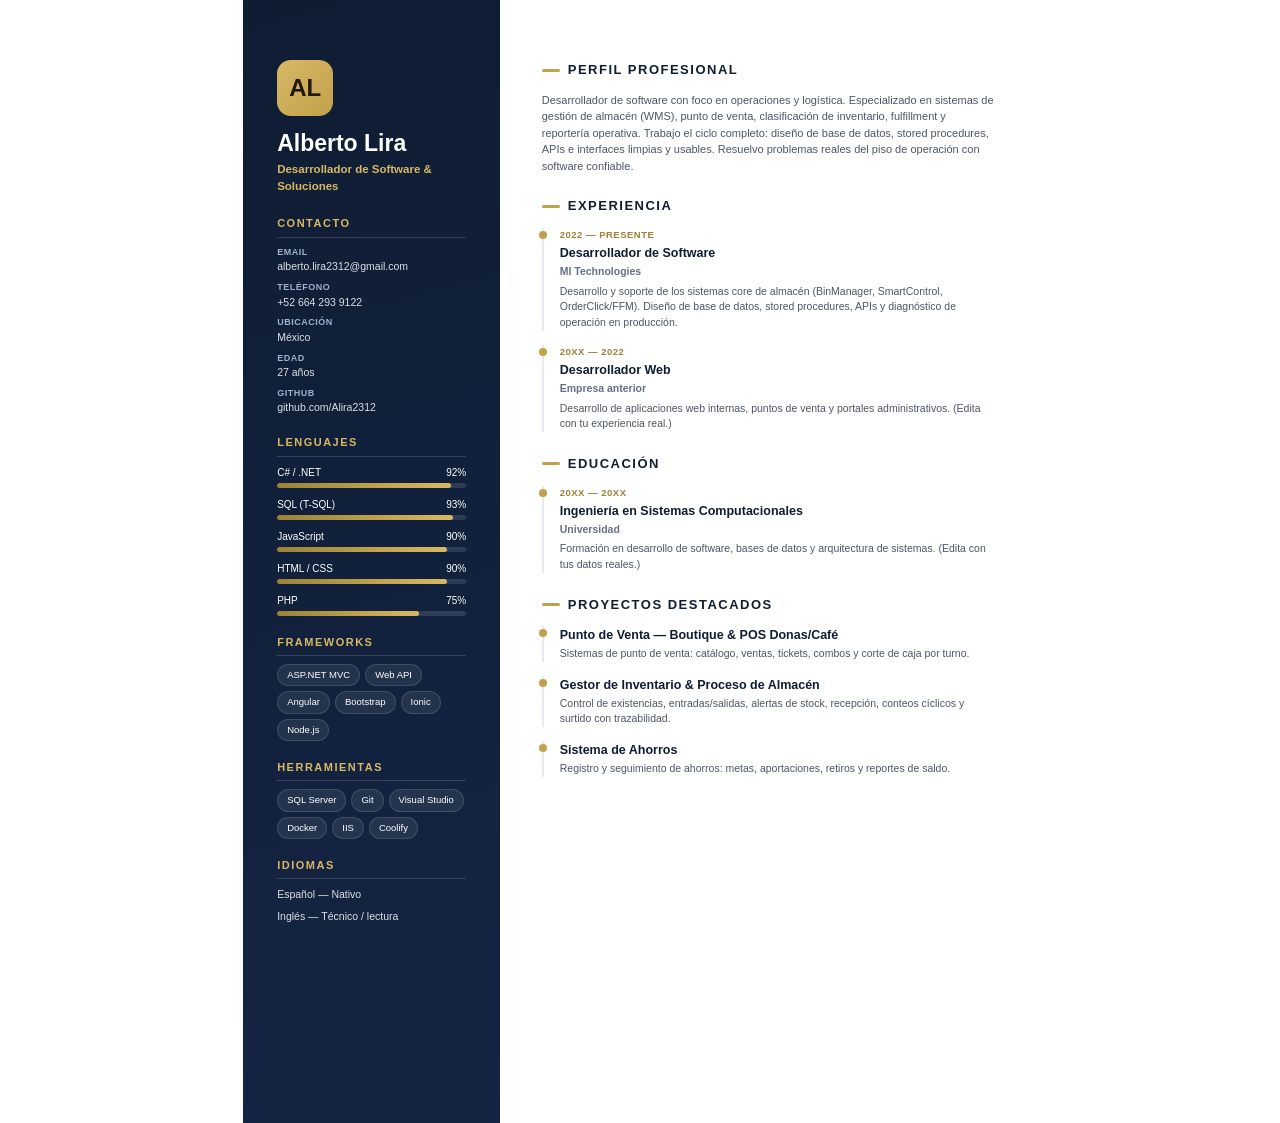
<file: cv.html>
<!DOCTYPE html>
<html lang="es-MX">
<head>
<meta charset="UTF-8" />
<meta name="viewport" content="width=device-width, initial-scale=1.0" />
<title>CV — Alberto Lira</title>
<style>
  @page { size: A4; margin: 0; }
  * { box-sizing: border-box; margin: 0; padding: 0; }
  body { font-family: 'Segoe UI', Arial, sans-serif; color: #1a2233; background: #fff; font-size: 11px; line-height: 1.5; }
  .page { width: 210mm; min-height: 297mm; margin: 0 auto; display: flex; }

  /* Columna lateral */
  .side { width: 68mm; background: linear-gradient(165deg, #0f1d33, #142544); color: #fff; padding: 16mm 9mm; }
  .mono { width: 56px; height: 56px; border-radius: 14px; background: linear-gradient(135deg,#d8b864,#c2a14d); color:#20180a; font-size: 24px; font-weight: 800; display:flex; align-items:center; justify-content:center; margin-bottom: 14px; }
  .side h1 { font-size: 23px; line-height: 1.15; margin-bottom: 4px; }
  .side .role { color: #d8b864; font-size: 11.5px; font-weight: 600; margin-bottom: 20px; }
  .side h2 { font-size: 11px; text-transform: uppercase; letter-spacing: 1.5px; color: #d8b864; margin: 18px 0 8px; border-bottom: 1px solid rgba(255,255,255,0.15); padding-bottom: 5px; }
  .side .item { font-size: 10.5px; color: rgba(255,255,255,0.86); margin-bottom: 6px; word-break: break-word; }
  .side .item b { color: #fff; font-weight: 600; display:block; font-size: 9px; text-transform: uppercase; letter-spacing: .5px; color:#9fb0d0; }
  .bar-wrap { margin-bottom: 9px; }
  .bar-top { display:flex; justify-content: space-between; font-size: 10px; margin-bottom: 3px; }
  .bar { height: 5px; background: rgba(255,255,255,0.12); border-radius: 4px; overflow: hidden; }
  .bar span { display:block; height:100%; background: linear-gradient(90deg,#9d8138,#d8b864); border-radius: 4px; }
  .chips { display:flex; flex-wrap: wrap; gap: 5px; }
  .chip { background: rgba(255,255,255,0.08); border:1px solid rgba(255,255,255,0.12); border-radius: 20px; padding: 3px 9px; font-size: 9.5px; }

  /* Columna principal */
  .main { flex: 1; padding: 16mm 11mm; }
  .main h2 { font-size: 13px; text-transform: uppercase; letter-spacing: 1.5px; color: #0f1d33; margin: 0 0 12px; display:flex; align-items:center; gap: 8px; }
  .main h2::before { content:''; width: 18px; height: 3px; background: #c2a14d; display:inline-block; border-radius: 2px; }
  .main h2:not(:first-child) { margin-top: 22px; }
  .summary { color: #4b5667; font-size: 11px; }
  .entry { margin-bottom: 14px; position: relative; padding-left: 16px; border-left: 2px solid #e7eaf0; }
  .entry::before { content:''; position:absolute; left:-5px; top: 3px; width: 8px; height: 8px; border-radius:50%; background:#c2a14d; }
  .entry .when { font-size: 9.5px; font-weight: 700; color: #9d8138; text-transform: uppercase; letter-spacing: .5px; }
  .entry .title { font-size: 12.5px; font-weight: 700; color:#0f1d33; margin: 2px 0 1px; }
  .entry .org { font-size: 10.5px; color:#667085; font-weight: 600; margin-bottom: 4px; }
  .entry .desc { font-size: 10.5px; color:#4b5667; }
</style>
</head>
<body>
  <div class="page">
    <!-- Lateral -->
    <aside class="side">
      <div class="mono">AL</div>
      <h1>Alberto Lira</h1>
      <div class="role">Desarrollador de Software &amp; Soluciones</div>

      <h2>Contacto</h2>
      <div class="item"><b>Email</b>alberto.lira2312@gmail.com</div>
      <div class="item"><b>Teléfono</b>+52 664 293 9122</div>
      <div class="item"><b>Ubicación</b>México</div>
      <div class="item"><b>Edad</b>27 años</div>
      <div class="item"><b>GitHub</b>github.com/Alira2312</div>

      <h2>Lenguajes</h2>
      <div class="bar-wrap"><div class="bar-top"><span>C# / .NET</span><span>92%</span></div><div class="bar"><span style="width:92%"></span></div></div>
      <div class="bar-wrap"><div class="bar-top"><span>SQL (T-SQL)</span><span>93%</span></div><div class="bar"><span style="width:93%"></span></div></div>
      <div class="bar-wrap"><div class="bar-top"><span>JavaScript</span><span>90%</span></div><div class="bar"><span style="width:90%"></span></div></div>
      <div class="bar-wrap"><div class="bar-top"><span>HTML / CSS</span><span>90%</span></div><div class="bar"><span style="width:90%"></span></div></div>
      <div class="bar-wrap"><div class="bar-top"><span>PHP</span><span>75%</span></div><div class="bar"><span style="width:75%"></span></div></div>

      <h2>Frameworks</h2>
      <div class="chips">
        <span class="chip">ASP.NET MVC</span><span class="chip">Web API</span><span class="chip">Angular</span>
        <span class="chip">Bootstrap</span><span class="chip">Ionic</span><span class="chip">Node.js</span>
      </div>

      <h2>Herramientas</h2>
      <div class="chips">
        <span class="chip">SQL Server</span><span class="chip">Git</span><span class="chip">Visual Studio</span>
        <span class="chip">Docker</span><span class="chip">IIS</span><span class="chip">Coolify</span>
      </div>

      <h2>Idiomas</h2>
      <div class="item">Español — Nativo</div>
      <div class="item">Inglés — Técnico / lectura</div>
    </aside>

    <!-- Principal -->
    <main class="main">
      <h2>Perfil profesional</h2>
      <p class="summary">Desarrollador de software con foco en operaciones y logística. Especializado en sistemas de gestión de almacén (WMS), punto de venta, clasificación de inventario, fulfillment y reportería operativa. Trabajo el ciclo completo: diseño de base de datos, stored procedures, APIs e interfaces limpias y usables. Resuelvo problemas reales del piso de operación con software confiable.</p>

      <h2>Experiencia</h2>
      <div class="entry">
        <div class="when">2022 — Presente</div>
        <div class="title">Desarrollador de Software</div>
        <div class="org">MI Technologies</div>
        <div class="desc">Desarrollo y soporte de los sistemas core de almacén (BinManager, SmartControl, OrderClick/FFM). Diseño de base de datos, stored procedures, APIs y diagnóstico de operación en producción.</div>
      </div>
      <div class="entry">
        <div class="when">20XX — 2022</div>
        <div class="title">Desarrollador Web</div>
        <div class="org">Empresa anterior</div>
        <div class="desc">Desarrollo de aplicaciones web internas, puntos de venta y portales administrativos. (Edita con tu experiencia real.)</div>
      </div>

      <h2>Educación</h2>
      <div class="entry">
        <div class="when">20XX — 20XX</div>
        <div class="title">Ingeniería en Sistemas Computacionales</div>
        <div class="org">Universidad</div>
        <div class="desc">Formación en desarrollo de software, bases de datos y arquitectura de sistemas. (Edita con tus datos reales.)</div>
      </div>

      <h2>Proyectos destacados</h2>
      <div class="entry">
        <div class="title">Punto de Venta — Boutique &amp; POS Donas/Café</div>
        <div class="desc">Sistemas de punto de venta: catálogo, ventas, tickets, combos y corte de caja por turno.</div>
      </div>
      <div class="entry">
        <div class="title">Gestor de Inventario &amp; Proceso de Almacén</div>
        <div class="desc">Control de existencias, entradas/salidas, alertas de stock, recepción, conteos cíclicos y surtido con trazabilidad.</div>
      </div>
      <div class="entry">
        <div class="title">Sistema de Ahorros</div>
        <div class="desc">Registro y seguimiento de ahorros: metas, aportaciones, retiros y reportes de saldo.</div>
      </div>
    </main>
  </div>
</body>
</html>
</file>
